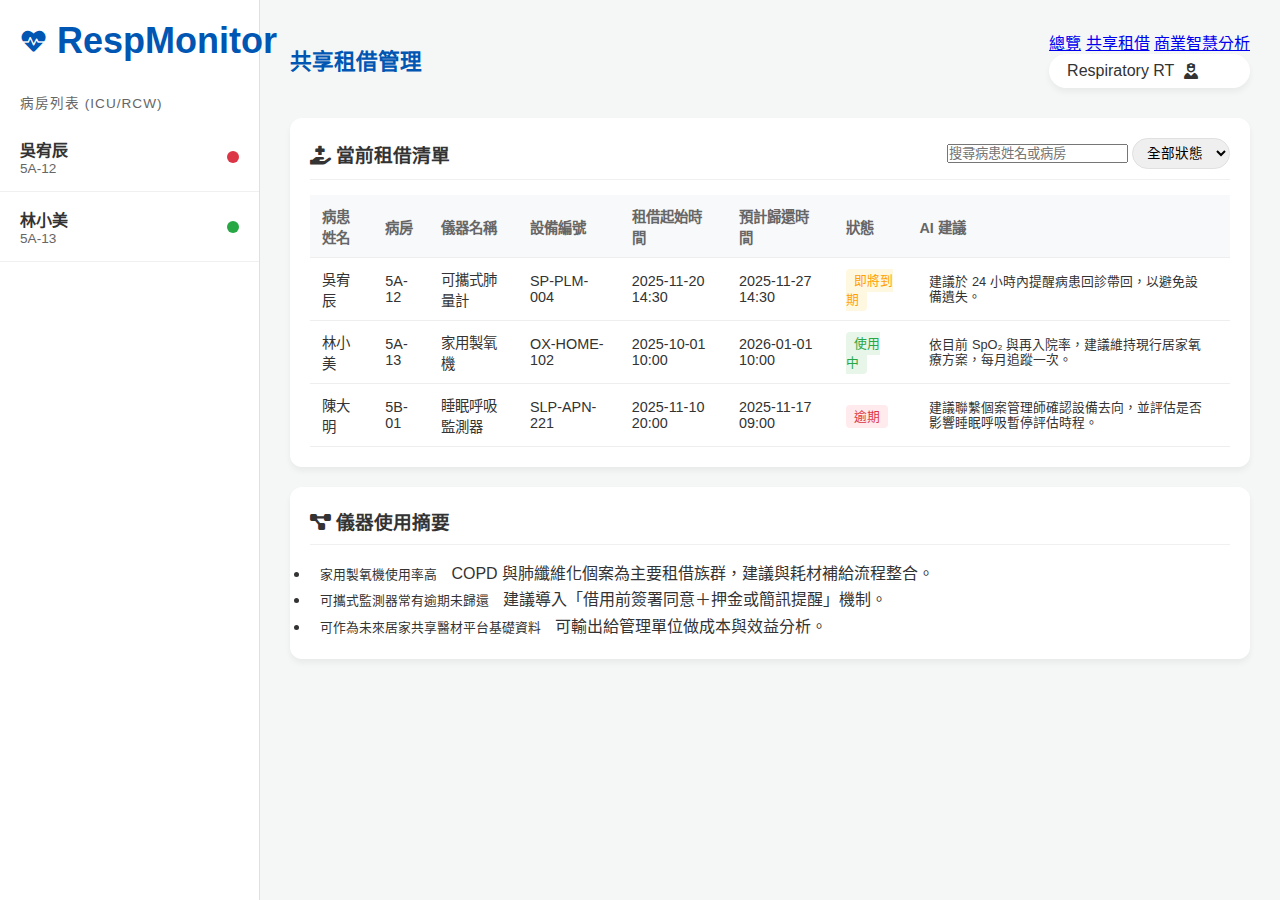
<file: rentals.html>
<!DOCTYPE html>
<html lang="zh-TW">
<head>
    <meta charset="UTF-8">
    <meta name="viewport" content="width=device-width, initial-scale=1.0">
    <title>共享租借管理 - 呼吸治療設備</title>
    <link rel="stylesheet" href="style.css">
    <link rel="stylesheet" href="https://cdnjs.cloudflare.com/ajax/libs/font-awesome/6.0.0/css/all.min.css">
</head>
<body>
    <div class="container">
        <aside class="sidebar">
            <div class="logo-area">
                <i class="fa-solid fa-heart-pulse"></i> 
                <h2>RespMonitor</h2>
            </div>
            <div class="nav-title">病房列表 (ICU/RCW)</div>
            <ul class="patient-list">
                <li onclick="window.location.href='patient.html'">
                    <div class="p-info">
                        <span class="p-name">吳宥辰</span>
                        <span class="p-ward">5A-12</span>
                    </div>
                    <span class="status-dot status-red"></span>
                </li>
                <li onclick="window.location.href='patient.html'">
                    <div class="p-info">
                        <span class="p-name">林小美</span>
                        <span class="p-ward">5A-13</span>
                    </div>
                    <span class="status-dot status-green"></span>
                </li>
            </ul>
        </aside>

        <main class="main-content">
            <header class="top-bar">
                <div class="top-left">
                    <button class="menu-toggle"><i class="fa-solid fa-bars"></i></button>
                    <h1>共享租借管理</h1>
                </div>
                <div class="top-right">
                    <nav class="nav-links">
                        <a href="index.html" class="nav-link">總覽</a>
                        <a href="rentals.html" class="nav-link active">共享租借</a>
                        <a href="analytics.html" class="nav-link">商業智慧分析</a>
                    </nav>
                    <div class="user-profile">
                        <span>Respiratory RT</span>
                        <i class="fa-solid fa-user-nurse"></i>
                    </div>
                </div>
            </header>

            <div class="card">
                <div class="card-header">
                    <h3><i class="fa-solid fa-hand-holding-medical"></i> 當前租借清單</h3>
                    <div class="filter-row">
                        <input type="text" class="filter-input" placeholder="搜尋病患姓名或病房">
                        <select class="filter-select">
                            <option>全部狀態</option>
                            <option>使用中</option>
                            <option>即將到期</option>
                            <option>逾期</option>
                        </select>
                    </div>
                </div>
                <table class="styled-table">
                    <thead>
                        <tr>
                            <th>病患姓名</th>
                            <th>病房</th>
                            <th>儀器名稱</th>
                            <th>設備編號</th>
                            <th>租借起始時間</th>
                            <th>預計歸還時間</th>
                            <th>狀態</th>
                            <th>AI 建議</th>
                        </tr>
                    </thead>
                    <tbody>
                        <tr>
                            <td>吳宥辰</td>
                            <td>5A-12</td>
                            <td>可攜式肺量計</td>
                            <td>SP-PLM-004</td>
                            <td>2025-11-20 14:30</td>
                            <td>2025-11-27 14:30</td>
                            <td><span class="badge badge-yellow">即將到期</span></td>
                            <td class="ai-cell">
                                <span class="ai-tag ai-warning">建議於 24 小時內提醒病患回診帶回，以避免設備遺失。</span>
                            </td>
                        </tr>
                        <tr>
                            <td>林小美</td>
                            <td>5A-13</td>
                            <td>家用製氧機</td>
                            <td>OX-HOME-102</td>
                            <td>2025-10-01 10:00</td>
                            <td>2026-01-01 10:00</td>
                            <td><span class="badge badge-green">使用中</span></td>
                            <td class="ai-cell">
                                <span class="ai-tag ai-info">依目前 SpO₂ 與再入院率，建議維持現行居家氧療方案，每月追蹤一次。</span>
                            </td>
                        </tr>
                        <tr>
                            <td>陳大明</td>
                            <td>5B-01</td>
                            <td>睡眠呼吸監測器</td>
                            <td>SLP-APN-221</td>
                            <td>2025-11-10 20:00</td>
                            <td>2025-11-17 09:00</td>
                            <td><span class="badge badge-red">逾期</span></td>
                            <td class="ai-cell">
                                <span class="ai-tag ai-critical">建議聯繫個案管理師確認設備去向，並評估是否影響睡眠呼吸暫停評估時程。</span>
                            </td>
                        </tr>
                    </tbody>
                </table>
            </div>

            <div class="card">
                <div class="card-header">
                    <h3><i class="fa-solid fa-diagram-project"></i> 儀器使用摘要</h3>
                </div>
                <ul class="ai-list">
                    <li>
                        <span class="ai-tag ai-info">家用製氧機使用率高</span>
                        COPD 與肺纖維化個案為主要租借族群，建議與耗材補給流程整合。
                    </li>
                    <li>
                        <span class="ai-tag ai-warning">可攜式監測器常有逾期未歸還</span>
                        建議導入「借用前簽署同意＋押金或簡訊提醒」機制。
                    </li>
                    <li>
                        <span class="ai-tag ai-suggest">可作為未來居家共享醫材平台基礎資料</span>
                        可輸出給管理單位做成本與效益分析。
                    </li>
                </ul>
            </div>
        </main>
    </div>
    <script src="script.js"></script>
</body>
</html>
</file>
<file: style.css>
/* --- Global Reset & Variables --- */
:root {
    --primary-blue: #0056b3;
    --light-blue: #e3f2fd;
    --bg-color: #f4f7f6;
    --card-bg: #ffffff;
    --text-main: #333333;
    --text-secondary: #666666;
    --border-color: #e0e0e0;

    --status-green: #28a745;
    --status-yellow: #ffc107;
    --status-red: #dc3545;

    --shadow: 0 4px 6px rgba(0,0,0,0.05);
    --radius: 12px;
}

* {
    box-sizing: border-box;
    margin: 0;
    padding: 0;
}

body {
    font-family: "Inter", "Roboto", "Helvetica Neue", Arial, sans-serif;
    background-color: var(--bg-color);
    color: var(--text-main);
}

/* --- Layout --- */
.container {
    display: flex;
    min-height: 100vh;
}

/* Sidebar */
.sidebar {
    width: 260px;
    background-color: #fff;
    border-right: 1px solid var(--border-color);
    display: flex;
    flex-direction: column;
    padding: 20px 0;
}

.sidebar.collapsed {
    width: 80px;
    align-items: center;
}

.logo-area {
    padding: 0 20px 20px;
    font-size: 1.5rem;
    color: var(--primary-blue);
    display: flex;
    align-items: center;
    gap: 10px;
    font-weight: bold;
}

.logo-area.small {
    padding: 0 0 20px 0;
    justify-content: center;
}

.nav-title {
    padding: 10px 20px;
    font-size: 0.85rem;
    color: var(--text-secondary);
    text-transform: uppercase;
    letter-spacing: 1px;
}

.patient-list {
    list-style: none;
    width: 100%;
}

.patient-list li {
    padding: 15px 20px;
    border-bottom: 1px solid #f0f0f0;
    cursor: pointer;
    display: flex;
    justify-content: space-between;
    align-items: center;
    transition: background 0.2s;
}

.patient-list li:hover {
    background-color: var(--light-blue);
}

.p-info {
    display: flex;
    flex-direction: column;
}

.p-name {
    font-weight: 600;
    font-size: 1rem;
}

.p-ward {
    font-size: 0.85rem;
    color: var(--text-secondary);
}

.status-dot {
    width: 12px;
    height: 12px;
    border-radius: 50%;
}
.status-green { background-color: var(--status-green); }
.status-yellow { background-color: var(--status-yellow); }
.status-red { background-color: var(--status-red); }

.back-btn {
    margin-top: 20px;
    width: 40px;
    height: 40px;
    background: var(--light-blue);
    color: var(--primary-blue);
    display: flex;
    align-items: center;
    justify-content: center;
    border-radius: 50%;
    text-decoration: none;
    transition: 0.3s;
}
.back-btn:hover {
    background: var(--primary-blue);
    color: #fff;
}

/* Main Content */
.main-content {
    flex: 1;
    padding: 30px;
    overflow-y: auto;
}

/* Top Header */
.top-bar {
    display: flex;
    justify-content: space-between;
    align-items: center;
    margin-bottom: 30px;
    gap: 16px;
}

.top-left {
    display: flex;
    align-items: center;
    gap: 12px;
}

.top-bar h1 {
    font-size: 1.35rem;
    color: var(--primary-blue);
}

/* menu toggle (mobile) */
.menu-toggle {
    background: none;
    border: none;
    font-size: 1.6rem;
    cursor: pointer;
    display: none;
}

/* Top tabs */
.top-tabs {
    display: flex;
    gap: 10px;
    flex: 1;
    justify-content: center;
}

.tab-btn {
    border: none;
    padding: 7px 16px;
    border-radius: 999px;
    background: #fff;
    color: var(--text-secondary);
    font-size: 0.9rem;
    cursor: pointer;
    box-shadow: 0 2px 4px rgba(0,0,0,0.06);
    transition: 0.2s;
}
.tab-btn.active {
    background: #1565c0;
    color: #fff;
}

/* User profile */
.user-profile {
    display: flex;
    align-items: center;
    gap: 10px;
    font-weight: 500;
    background: #fff;
    padding: 8px 18px;
    border-radius: 20px;
    box-shadow: var(--shadow);
}

/* Cards */
.card {
    background: var(--card-bg);
    border-radius: var(--radius);
    padding: 20px;
    box-shadow: var(--shadow);
    margin-bottom: 20px;
}

.card-header {
    display: flex;
    justify-content: space-between;
    align-items: center;
    margin-bottom: 15px;
    border-bottom: 1px solid #f0f0f0;
    padding-bottom: 10px;
}

/* Stats Grid (Index Page) */
.stats-grid {
    display: grid;
    grid-template-columns: repeat(auto-fit, minmax(220px, 1fr));
    gap: 20px;
    margin-bottom: 30px;
}

.stat-card {
    display: flex;
    align-items: center;
    gap: 20px;
}

.stat-icon {
    width: 50px;
    height: 50px;
    border-radius: 12px;
    display: flex;
    align-items: center;
    justify-content: center;
    color: #fff;
    font-size: 1.2rem;
}

.bg-green { background-color: var(--status-green); }
.bg-yellow { background-color: var(--status-yellow); }
.bg-red { background-color: var(--status-red); }

.stat-info h3 {
    font-size: 0.9rem;
    color: var(--text-secondary);
    font-weight: normal;
}
.stat-info p {
    font-size: 1.4rem;
    font-weight: bold;
}

/* Table Styles */
.styled-table {
    width: 100%;
    border-collapse: collapse;
    font-size: 0.9rem;
}

.styled-table th,
.styled-table td {
    padding: 10px 12px;
    text-align: left;
    border-bottom: 1px solid #eee;
    vertical-align: middle;
}

.styled-table th {
    background-color: #f8f9fa;
    color: var(--text-secondary);
    font-weight: 600;
}

.small-table th,
.small-table td {
    font-size: 0.85rem;
}

.badge {
    padding: 4px 8px;
    border-radius: 4px;
    font-size: 0.8rem;
    font-weight: 500;
}
.badge-red { background: #ffebee; color: var(--status-red); }
.badge-yellow { background: #fff8e1; color: #ffa000; }
.badge-green { background: #e8f5e9; color: var(--status-green); }

.text-red { color: var(--status-red); font-weight: bold; }
.text-yellow { color: #f57c00; font-weight: bold; }
.text-green { color: var(--status-green); font-weight: bold; }

/* AI 建議標籤 */
.ai-tag {
    display: inline-block;
    padding: 4px 10px;
    border-radius: 999px;
    font-size: 0.8rem;
    line-height: 1.2;
}
.ai-red {
    background: #ffebee;
    color: var(--status-red);
}
.ai-yellow {
    background: #fff8e1;
    color: #f57c00;
}
.ai-blue {
    background: #e3f2fd;
    color: #1565c0;
}

/* --- Patient Detail Page Styles --- */

.patient-header {
    display: flex;
    justify-content: space-between;
    align-items: center;
    flex-wrap: wrap;
}

.ph-left {
    display: flex;
    gap: 15px;
    align-items: center;
}

.avatar {
    width: 60px;
    height: 60px;
    background: var(--primary-blue);
    color: #fff;
    border-radius: 50%;
    display: flex;
    align-items: center;
    justify-content: center;
    font-size: 1.5rem;
    font-weight: bold;
}

.ph-info h1 {
    font-size: 1.4rem;
    margin-bottom: 5px;
}
.ph-info p {
    color: var(--text-secondary);
    font-size: 0.9rem;
}

.ph-right {
    display: flex;
    gap: 30px;
}
.detail-item {
    display: flex;
    flex-direction: column;
    align-items: flex-end;
}
.detail-item .label {
    font-size: 0.8rem;
    color: var(--text-secondary);
}
.detail-item .value {
    font-weight: 600;
    color: var(--primary-blue);
}

/* Vitals Grid */
.vitals-grid {
    display: grid;
    grid-template-columns: repeat(auto-fit, minmax(140px, 1fr));
    gap: 15px;
    margin-bottom: 20px;
}

.vital-card {
    text-align: center;
    padding: 15px;
    position: relative;
    overflow: hidden;
}

.vital-card.danger { border-top: 4px solid var(--status-red); }
.vital-card.warning { border-top: 4px solid var(--status-yellow); }
.vital-card .normal { color: var(--status-green); font-size: 0.8rem; }

.v-title {
    font-size: 0.9rem;
    color: var(--text-secondary);
    margin-bottom: 5px;
}
.v-value {
    font-size: 2rem;
    font-weight: 700;
    color: var(--text-main);
}
.v-value .unit {
    font-size: 0.9rem;
    color: var(--text-secondary);
    margin-left: 2px;
    font-weight: normal;
}
.v-status {
    margin-top: 5px;
    font-size: 0.85rem;
    font-weight: 600;
}

.vital-card.danger .v-value,
.vital-card.danger .v-status {
    color: var(--status-red);
}
.vital-card.warning .v-value,
.vital-card.warning .v-status {
    color: #e65100;
}

/* Charts Grid */
.charts-grid {
    display: grid;
    grid-template-columns: repeat(auto-fit, minmax(280px, 1fr));
    gap: 20px;
    margin-bottom: 20px;
}

.chart-card {
    min-height: 300px;
}
.chart-card h3 {
    font-size: 1rem;
    color: var(--text-secondary);
    margin-bottom: 15px;
}

/* 修正 Chart.js 高度 */
.chart-card canvas {
    height: 250px !important;
    max-height: 250px;
}

/* Details Grid */
.details-grid {
    display: grid;
    grid-template-columns: 1fr 1fr;
    gap: 20px;
}
@media (max-width: 768px) {
    .details-grid {
        grid-template-columns: 1fr;
    }
}

.event-list {
    list-style: none;
}
.event-item {
    display: flex;
    gap: 15px;
    padding: 10px 0;
    border-bottom: 1px solid #eee;
}
.event-item .time {
    color: var(--text-secondary);
    font-size: 0.85rem;
    width: 50px;
}
.event-item.danger .msg { color: var(--status-red); }
.event-item.warning .msg { color: #f57c00; }
.event-item.info .msg { color: var(--primary-blue); }

.btn-outline {
    background: transparent;
    border: 1px solid var(--primary-blue);
    color: var(--primary-blue);
    padding: 5px 15px;
    border-radius: 4px;
    cursor: pointer;
    transition: 0.2s;
}
.btn-outline:hover {
    background: var(--primary-blue);
    color: #fff;
}

/* 商業智慧分析 KPI */
.bi-kpi-grid {
    display: grid;
    grid-template-columns: repeat(auto-fit, minmax(220px, 1fr));
    gap: 16px;
}

.kpi-item {
    background: #f7f9ff;
    border-radius: 12px;
    padding: 14px 16px;
}

.kpi-label {
    font-size: 0.85rem;
    color: var(--text-secondary);
    margin-bottom: 4px;
}
.kpi-value {
    font-size: 1.5rem;
    font-weight: 700;
    color: #1565c0;
}
.kpi-sub {
    font-size: 0.8rem;
    color: var(--text-secondary);
}

.bi-charts {
    margin-top: 10px;
}

/* 共享租借工具列 */
.toolbar {
    display: flex;
    gap: 10px;
    align-items: center;
}

.search-input {
    padding: 6px 10px;
    border-radius: 999px;
    border: 1px solid var(--border-color);
    font-size: 0.85rem;
    min-width: 180px;
}

.filter-select {
    padding: 6px 10px;
    border-radius: 999px;
    border: 1px solid var(--border-color);
    font-size: 0.85rem;
}

/* 共享租借表格排版（壓縮一點避免換行） */
.rental-table th,
.rental-table td {
    font-size: 0.85rem;
    padding: 8px 8px;
    white-space: nowrap;
}

.rental-table th:nth-child(8),
.rental-table td:nth-child(8) {
    white-space: normal;   /* AI 建議欄可以換行 */
}

.rental-note {
    font-size: 0.78rem;
}

/* 視圖切換 */
.view {
    display: none;
}
.view.active {
    display: block;
}

/* 手機版調整 */
@media (max-width: 900px) {
    .top-bar {
        flex-wrap: wrap;
        align-items: flex-start;
    }
    .top-tabs {
        order: 3;
        justify-content: flex-start;
        margin-top: 8px;
    }
    .user-profile {
        order: 2;
    }
}

@media (max-width: 768px) {
    .menu-toggle {
        display: block;
    }

    .sidebar {
        position: fixed;
        left: -260px;
        top: 0;
        height: 100%;
        z-index: 1000;
        transition: left 0.3s ease;
        box-shadow: 3px 0 10px rgba(0,0,0,0.15);
    }

    .sidebar.open {
        left: 0;
        background: #fff;
    }

    .main-content {
        padding: 20px;
    }

    .top-bar {
        gap: 8px;
    }
}
</file>
